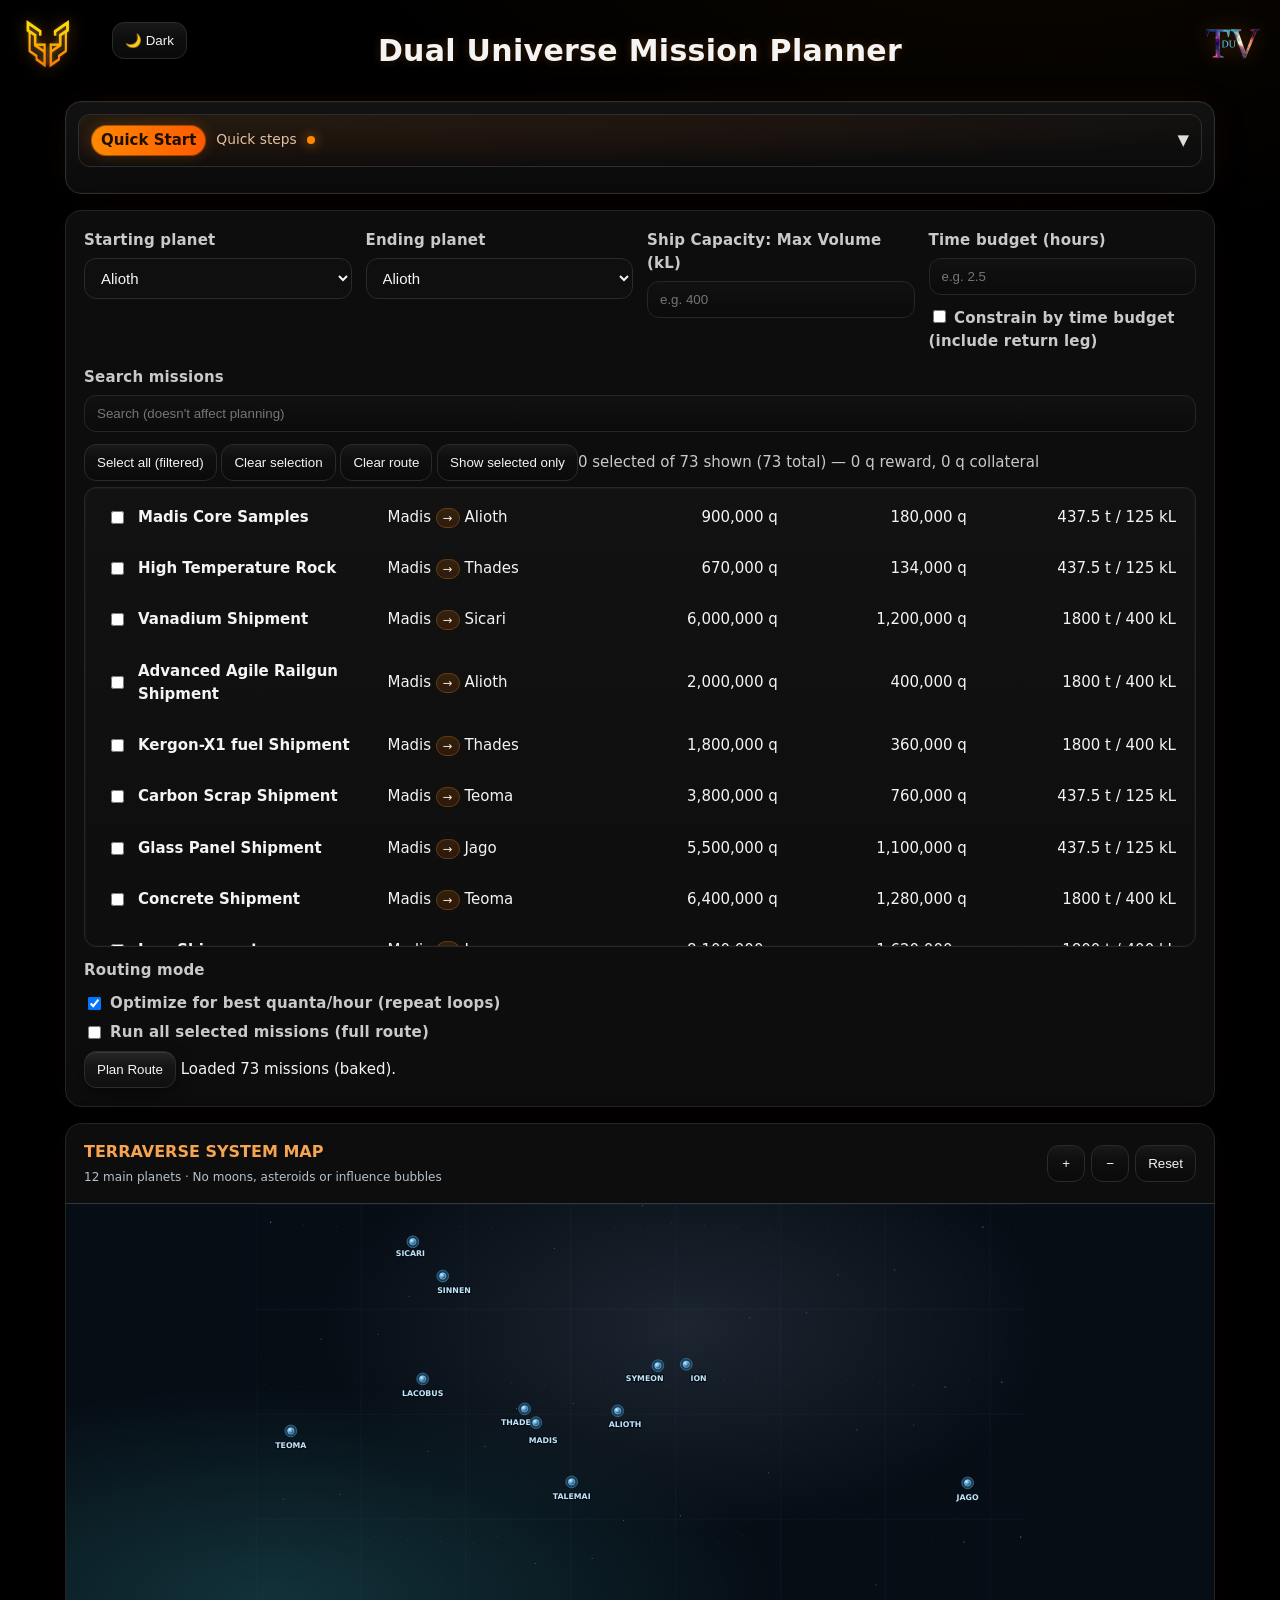
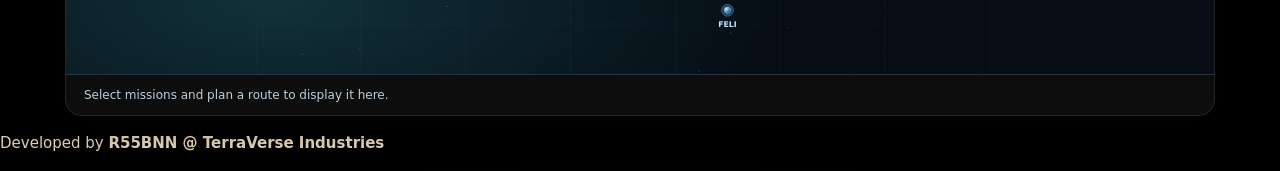
<file: index.html>
<!DOCTYPE html>
<html lang="en">
<head>
  <meta charset="utf-8" />
  <meta name="viewport" content="width=device-width, initial-scale=1" />
  <title>Dual Universe Mission Planner</title>
  <link rel="stylesheet" href="styles.css" />
  <link rel="stylesheet" href="terraverse-map.css" />
</head>
<body>
  <header>
  <div class="theme-toggle" title="Toggle light / dark">
    <button id="themeToggle" class="ghost">🌙 Dark</button>
  </div>

  <a class="logo-tl" href="https://discord.com/channels/1273901912437035033/1412603574348808365/1412603574348808365" target="_blank" rel="noopener noreferrer"><img src="assets/Terraverse.png" alt="TerraVerse Industries" class="logo-terra"/></a>

  <a class="logo-tr" href="https://www.thethirdverse.net/" target="_blank" rel="noopener noreferrer"><img src="assets/ttv.png" alt="DU TV" class="logo-ttv" /></a>


    </div>
    <h1>Dual Universe Mission Planner</h1>
  </header>

  
<section class="panel panel-help">
  <details id="helpDetails" class="help-collapse">
    <summary class="help-summary">
      <span class="pill">Quick Start</span>
      <span class="hintline">Quick steps</span>
      <span class="ping"></span>
      <span class="chev">▼</span>
    </summary>
    <div class="qk">
      <ol class="qksteps">
        <li><b>Start/End:</b> choose your starting and ending planets.</li>
        <li><b>Ship volume:</b> set <em>Ship Capacity (kL)</em>. It’s used for warnings; <u>overfilling is allowed</u>.</li>
        <li><b>Time Budget:</b> set hours then tick the box. The planner adds legs only while <em>elapsed time + a return to your end planet</em> fits the budget; otherwise it stops. The summary shows unused time.</li>
        <li><b>Select missions:</b> filter with search, then <em>tick the checkboxes</em>. Only selected missions are planned.</li>
        <li><b>Plan Route:</b> optimizer collects from your current planet and orders drops for best <em>q/hr</em>.</li>
        <li><b>Fly it:</b> each leg shows volume <em>before → after</em>; red highlight = over capacity. Use <em>Clear route</em> or <em>Export CSV</em> anytime.</li>
      </ol>
      <div class="qkmeta">Official DU distances · Speed 50,000 km/h.</div>
      <div class="sizes">Size map: Small 20 kL · Medium 35 kL · Large 125 kL · Very Large 400 kL.</div>
    </div>
</details>
</section>
<section class="panel">

    <div class="grid">
      <div class="field">
        <label for="startPlanet">Starting planet</label>
        <select id="startPlanet"></select>
      </div>

      <div class="field">
        <label for="endPlanet">Ending planet</label>
        <select id="endPlanet"></select>
      </div>

      <div class="field">
        <label for="shipCapVol">Ship Capacity: Max Volume (kL)</label>
        <input type="number" id="shipCapVol" placeholder="e.g. 400" min="0" step="0.1" />
      </div>

      <div class="field">
        <label for="timeBudget">Time budget (hours)</label>
        <input type="number" id="timeBudget" placeholder="e.g. 2.5" min="0" step="0.1" />
        <label class="row" style="gap:6px;margin-top:6px;">
          <input id="limitTime" type="checkbox" />
          Constrain by time budget (include return leg)
        </label>
      </div>
    </div>

    <div class="field">
      <label for="searchBox">Search missions</label>
      <input id="searchBox" type="text" placeholder="Search (doesn't affect planning)" />
    </div>

    <div class="field">
      <div class="row">
        <button id="selectAll" class="ghost">Select all (filtered)</button>
        <button id="clearSelection" class="ghost">Clear selection</button>
        <button id="clearRoute" class="ghost">Clear route</button>
        <span id="selCount" class="muted"></span>
      </div>
      <div id="missionList" class="list"></div>
    </div>

    <div class="actions">
      
<div class="field" id="modeToggle" style="margin:8px 0 6px 0">
  <label style="display:block; margin-bottom:4px; font-weight:600">Routing mode</label>
  <label style="display:inline-flex; align-items:center; gap:6px; margin-right:18px;">
    <input type="checkbox" id="optimizeQph" checked>
    <span>Optimize for best quanta/hour (repeat loops)</span>
  </label>
  <label style="display:inline-flex; align-items:center; gap:6px;">
    <input type="checkbox" id="runAllMissions">
    <span>Run all selected missions (full route)</span>
  </label>
</div>
<button id="planQph" class="secondary">Plan Route</button>
<button id="exportCsv" style="display:none" class="ghost">Export CSV (selected)</button>
      
      <span id="status"></span>
    </div>
  </section>

  
<section id="tv-map-panel" class="panel tv-map-panel" aria-label="TerraVerse interactive system map">
 <div class="tv-map-header"><div><h2>TERRAVERSE SYSTEM MAP</h2><p>12 main planets · No moons, asteroids or influence bubbles</p></div>
 <div class="tv-map-tools"><button id="tv-map-zoom-in" class="ghost" title="Zoom in" type="button">+</button><button id="tv-map-zoom-out" class="ghost" title="Zoom out" type="button">−</button><button id="tv-map-reset" class="ghost" title="Reset map" type="button">Reset</button></div></div>
 <div class="tv-map-frame"><svg id="tv-system-map" viewBox="0 0 1569 959" xmlns="http://www.w3.org/2000/svg" role="img" aria-label="12 planets with planned mission route"></svg></div>
 <div id="tv-map-status" role="status">Select missions and plan a route to display it here.</div>
</section>
<section id="results" class="panel hidden">
      <div class="row between">
    <h2>Route</h2>
  <button id="exportRoute" class="ghost" disabled>Export Route</button>
</div>

    <div id="route"></div>
    <div id="summary"></div>
    <div id="warning" class="warn hidden"></div>
  </section>

  <footer>
  <p>Developed by <strong>R55BNN @ TerraVerse Industries</strong></p>
</footer>

  <script src="terraverse-map.js"></script>
  <script src="app.js"></script>
  <script src="export.js"></script>
</body>
</html>
</file>
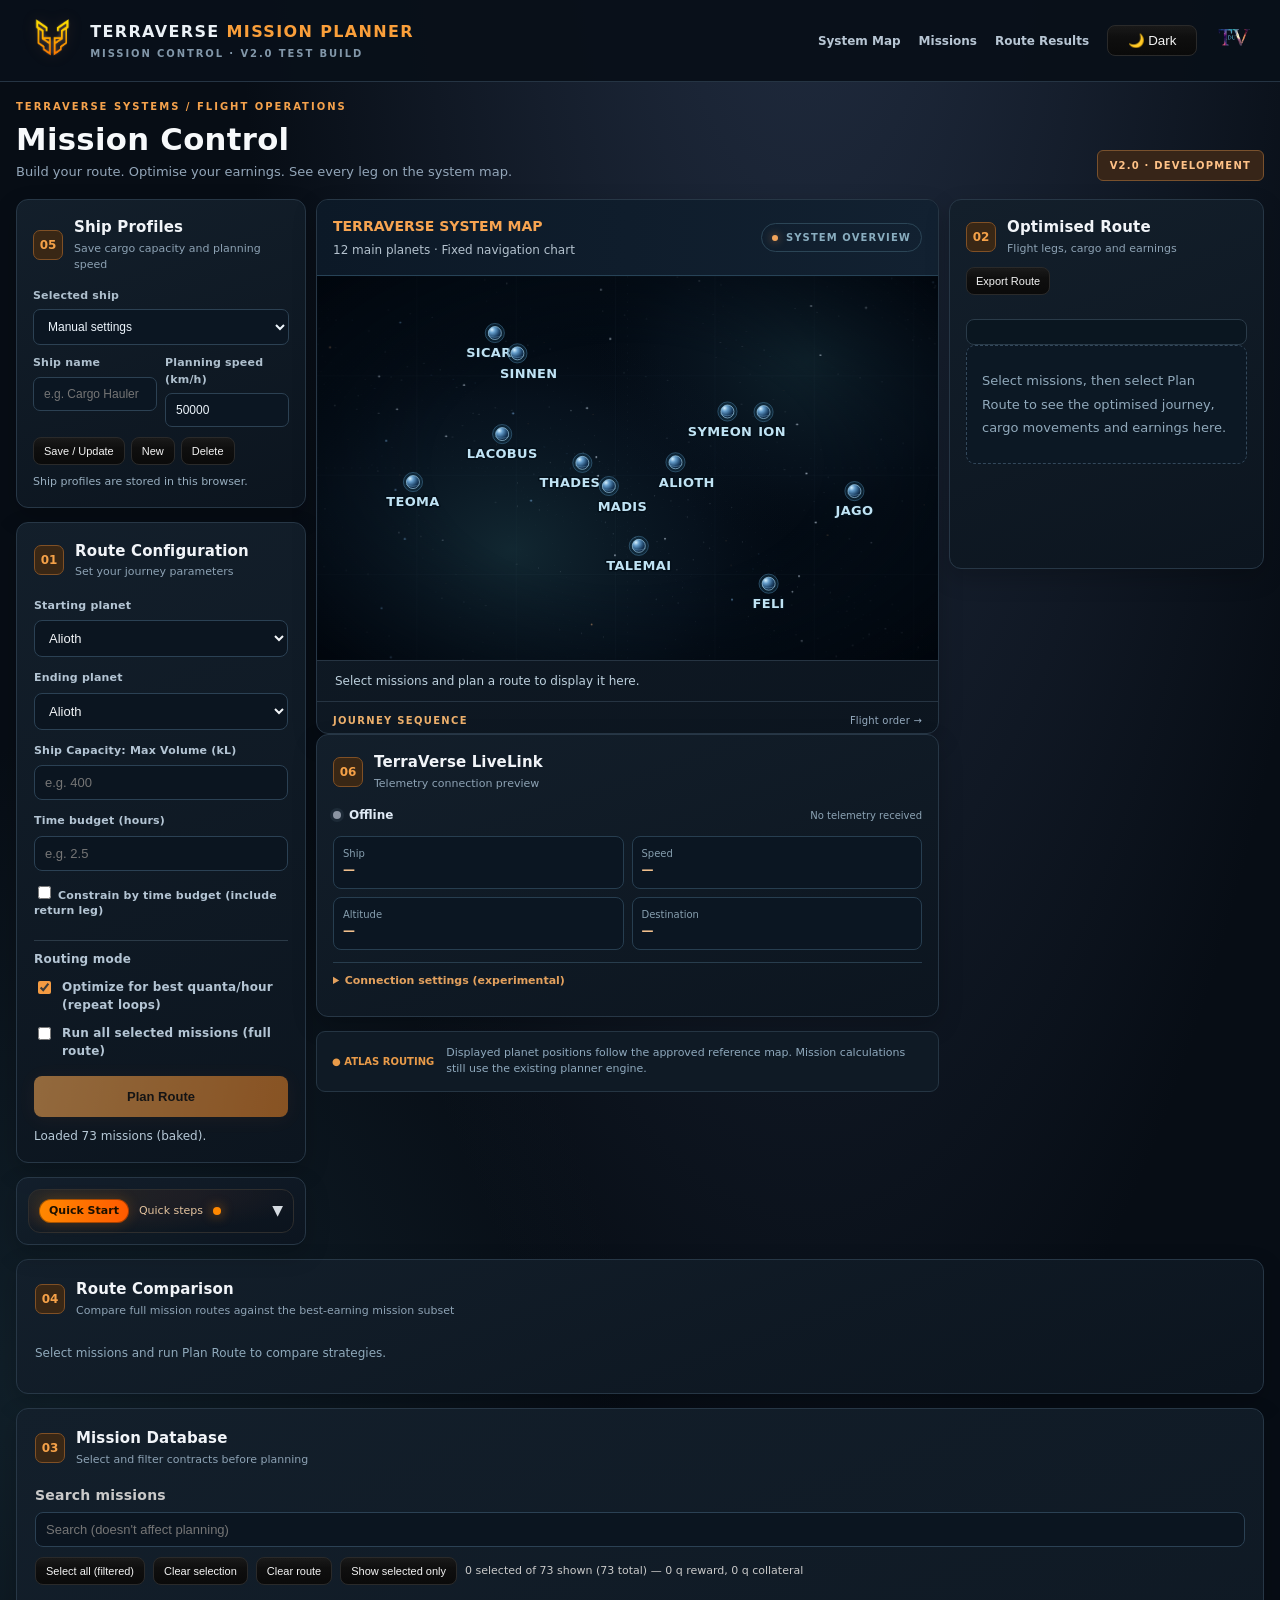
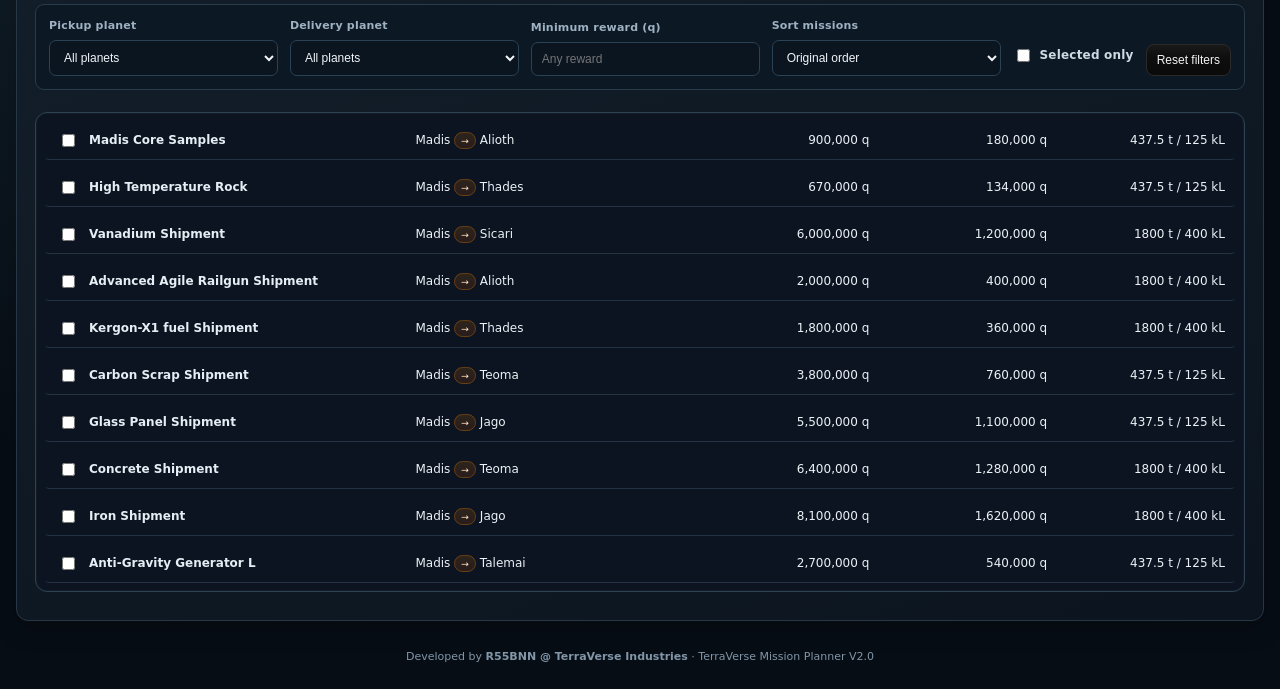
<file: v2/index.html>
<!DOCTYPE html>
<html lang="en">
<head>
<meta charset="utf-8" />
<meta name="viewport" content="width=device-width, initial-scale=1" />
<meta name="theme-color" content="#081019" />
<title>TerraVerse Mission Planner V2.0 — Development</title>
<link rel="stylesheet" href="styles.css" />
<link rel="stylesheet" href="terraverse-map.css" />
<link rel="stylesheet" href="dashboard-v2.css" />
<link rel="stylesheet" href="mission-enhancements.css" />
<link rel="stylesheet" href="ship-livelink.css" />
</head>
<body class="tv-v2">
<header class="tv-topbar">
  <div class="tv-brand">
    <a href="https://discord.com/channels/1273901912437035033/1412603574348808365/1412603574348808365" target="_blank" rel="noopener noreferrer" aria-label="TerraVerse community">
      <img src="../assets/Terraverse.png" alt="TerraVerse" class="tv-brand-logo" />
    </a>
    <div class="tv-brand-text"><span>TERRAVERSE <em>MISSION PLANNER</em></span><small>MISSION CONTROL · V2.0 TEST BUILD</small></div>
  </div>
  <div class="tv-topbar-actions">
    <a href="#tv-map-panel" class="tv-nav-link">System Map</a>
    <a href="#tv-missions" class="tv-nav-link">Missions</a>
    <a href="#results" class="tv-nav-link">Route Results</a>
    <button id="themeToggle" class="ghost" type="button" title="Toggle light or dark theme">🌙 Dark</button>
    <a class="tv-partner" href="https://www.thethirdverse.net/" target="_blank" rel="noopener noreferrer"><img src="../assets/ttv.png" alt="DU TV" /></a>
  </div>
</header>
<main class="tv-dashboard">
  <div class="tv-intro"><div><span class="tv-eyebrow">TERRAVERSE SYSTEMS / FLIGHT OPERATIONS</span><h1>Mission Control</h1><p>Build your route. Optimise your earnings. See every leg on the system map.</p></div><div class="tv-build-tag">V2.0 · DEVELOPMENT</div></div>
  <div class="tv-workspace">
    <aside class="tv-sidebar">
      <section class="panel tv-profile-panel" id="tv-ships">
<div class="tv-section-head"><span class="tv-section-num">05</span><div><h2>Ship Profiles</h2><p>Save cargo capacity and planning speed</p></div></div>
<div class="tv-field"><label for="tv-ship-select">Selected ship</label><select id="tv-ship-select" aria-label="Saved ship profile"><option value="">Manual settings</option></select></div>
<div class="tv-profile-grid">
<div class="tv-field"><label for="tv-ship-name">Ship name</label><input id="tv-ship-name" maxlength="64" placeholder="e.g. Cargo Hauler" autocomplete="off"></div>
<div class="tv-field"><label for="tv-ship-speed">Planning speed (km/h)</label><input type="number" id="tv-ship-speed" min="1" max="200000" step="100" value="50000"></div>
</div>
<div class="tv-profile-buttons"><button class="ghost" id="tv-ship-save" type="button">Save / Update</button><button class="ghost" id="tv-ship-new" type="button">New</button><button class="ghost" id="tv-ship-delete" type="button">Delete</button></div>
<div id="tv-ship-message" class="tv-profile-message" role="status">Ship profiles are stored in this browser.</div>
</section>
<section class="panel tv-control-panel" aria-label="Route configuration">
        <div class="tv-section-head"><span class="tv-section-num">01</span><div><h2>Route Configuration</h2><p>Set your journey parameters</p></div></div>
            <div class="grid">
      <div class="field">
        <label for="startPlanet">Starting planet</label>
        <select id="startPlanet"></select>
      </div>

      <div class="field">
        <label for="endPlanet">Ending planet</label>
        <select id="endPlanet"></select>
      </div>

      <div class="field">
        <label for="shipCapVol">Ship Capacity: Max Volume (kL)</label>
        <input type="number" id="shipCapVol" placeholder="e.g. 400" min="0" step="0.1" />
      </div>

      <div class="field">
        <label for="timeBudget">Time budget (hours)</label>
        <input type="number" id="timeBudget" placeholder="e.g. 2.5" min="0" step="0.1" />
        <label class="row" style="gap:6px;margin-top:6px;">
          <input id="limitTime" type="checkbox" />
          Constrain by time budget (include return leg)
        </label>
      </div>
    </div>


            <div class="actions">
      
<div class="field" id="modeToggle" style="margin:8px 0 6px 0">
  <label style="display:block; margin-bottom:4px; font-weight:600">Routing mode</label>
  <label style="display:inline-flex; align-items:center; gap:6px; margin-right:18px;">
    <input type="checkbox" id="optimizeQph" checked>
    <span>Optimize for best quanta/hour (repeat loops)</span>
  </label>
  <label style="display:inline-flex; align-items:center; gap:6px;">
    <input type="checkbox" id="runAllMissions">
    <span>Run all selected missions (full route)</span>
  </label>
</div>
<button id="planQph" class="secondary">Plan Route</button>
<button id="exportCsv" style="display:none" class="ghost">Export CSV (selected)</button>
      
      <span id="status"></span>
    </div>

      </section>
      <section class="panel panel-help tv-quick-help">
  <details id="helpDetails" class="help-collapse">
    <summary class="help-summary">
      <span class="pill">Quick Start</span>
      <span class="hintline">Quick steps</span>
      <span class="ping"></span>
      <span class="chev">▼</span>
    </summary>
    <div class="qk">
      <ol class="qksteps">
        <li><b>Start/End:</b> choose your starting and ending planets.</li>
        <li><b>Ship volume:</b> set <em>Ship Capacity (kL)</em>. It’s used for warnings; <u>overfilling is allowed</u>.</li>
        <li><b>Time Budget:</b> set hours then tick the box. The planner adds legs only while <em>elapsed time + a return to your end planet</em> fits the budget; otherwise it stops. The summary shows unused time.</li>
        <li><b>Select missions:</b> filter with search, then <em>tick the checkboxes</em>. Only selected missions are planned.</li>
        <li><b>Plan Route:</b> optimizer collects from your current planet and orders drops for best <em>q/hr</em>.</li>
        <li><b>Fly it:</b> each leg shows volume <em>before → after</em>; red highlight = over capacity. Use <em>Clear route</em> or <em>Export CSV</em> anytime.</li>
      </ol>
      <div class="qkmeta">Official DU distances · Speed 50,000 km/h.</div>
      <div class="sizes">Size map: Small 20 kL · Medium 35 kL · Large 125 kL · Very Large 400 kL.</div>
    </div>
</details>
</section>

    </aside>
    <div class="tv-map-column">
      <section id="tv-map-panel" class="panel tv-map-panel" aria-label="TerraVerse interactive system map">
 <div class="tv-map-header"><div><h2>TERRAVERSE SYSTEM MAP</h2><p>12 main planets · Fixed navigation chart</p></div>
 <span class="tv-map-live-tag"><span class="tv-map-live-dot"></span> SYSTEM OVERVIEW</span></div>
 <div class="tv-map-frame"><svg id="tv-system-map" viewBox="0 0 1100 680" xmlns="http://www.w3.org/2000/svg" role="img" aria-label="12 planets with planned mission route"></svg></div>
 <div id="tv-map-status" role="status">Select missions and plan a route to display it here.</div>
 <div class="tv-journey-header"><span>JOURNEY SEQUENCE</span><span>Flight order →</span></div>
 <div id="tv-journey-legs" class="tv-journey-legs" aria-label="Ordered journey legs" hidden></div>
</section>

      <section class="panel tv-livelink-panel" id="tv-livelink">
<div class="tv-section-head"><span class="tv-section-num">06</span><div><h2>TerraVerse LiveLink</h2><p>Telemetry connection preview</p></div></div>
<div class="tv-live-state"><span id="tv-live-indicator" class="tv-live-dot"></span><strong id="tv-live-status">Offline</strong><span id="tv-live-age">No telemetry received</span></div>
<div class="tv-live-grid">
<div><span>Ship</span><strong id="tv-live-ship">—</strong></div><div><span>Speed</span><strong id="tv-live-speed">—</strong></div>
<div><span>Altitude</span><strong id="tv-live-alt">—</strong></div><div><span>Destination</span><strong id="tv-live-dest">—</strong></div>
</div>
<details class="tv-live-settings"><summary>Connection settings (experimental)</summary>
<label for="tv-live-url">Secure WebSocket URL (wss://)</label>
<input id="tv-live-url" placeholder="wss://your-telemetry-bridge" autocomplete="off" spellcheck="false">
<div class="tv-profile-buttons"><button id="tv-live-connect" type="button" class="ghost">Connect</button><button id="tv-live-disconnect" type="button" class="ghost">Disconnect</button></div>
<p id="tv-live-note">Requires a compatible LiveLink bridge that sends JSON over a secure WebSocket. This is not connected to the existing local companion yet.</p>
</details>
</section>
      <div class="tv-map-note"><span>● ATLAS ROUTING</span><p>Displayed planet positions follow the approved reference map. Mission calculations still use the existing planner engine.</p></div>
    </div>
    <aside class="tv-results-column">
      <section id="results" class="panel hidden tv-results-panel">
      <div class="row between">
    <div class="tv-section-head"><span class="tv-section-num">02</span><div><h2>Optimised Route</h2><p>Flight legs, cargo and earnings</p></div></div>
  <button id="exportRoute" class="ghost" disabled>Export Route</button>
</div>

    <div id="route"></div>
    <div id="summary"></div>
    <div id="warning" class="warn hidden"></div>
  </section>


    </aside>
  </div>
<section id="tv-comparison" class="panel tv-comparison-panel" aria-labelledby="tv-comparison-title">
  <div class="tv-section-head"><span class="tv-section-num">04</span><div><h2 id="tv-comparison-title">Route Comparison</h2><p>Compare full mission routes against the best-earning mission subset</p></div></div>
  <p id="tv-compare-empty" class="tv-compare-placeholder">Select missions and run Plan Route to compare strategies.</p>
  <div id="tv-compare-options" class="tv-comparison-grid" hidden></div>
  <p id="tv-compare-note" class="tv-compare-note" hidden>Reward, flight time and distance include the return leg where applicable. Figures use the existing planner's travel assumptions.</p>
</section>
  <section id="tv-missions" class="panel tv-missions-panel" aria-label="Mission database">
    <div class="tv-section-head"><span class="tv-section-num">03</span><div><h2>Mission Database</h2><p>Select and filter contracts before planning</p></div></div>
        <div class="field">
      <label for="searchBox">Search missions</label>
      <input id="searchBox" type="text" placeholder="Search (doesn't affect planning)" />
    </div>

    <div class="field">
      <div class="row">
        <button id="selectAll" class="ghost">Select all (filtered)</button>
        <button id="clearSelection" class="ghost">Clear selection</button>
        <button id="clearRoute" class="ghost">Clear route</button>
        <span id="selCount" class="muted"></span>
      </div>
      <div class="tv-filter-bar" aria-label="Advanced mission filters">
  <div class="tv-filter-field"><label for="tv-filter-from">Pickup planet</label><select id="tv-filter-from"><option value="">All planets</option></select></div>
  <div class="tv-filter-field"><label for="tv-filter-to">Delivery planet</label><select id="tv-filter-to"><option value="">All planets</option></select></div>
  <div class="tv-filter-field"><label for="tv-filter-min">Minimum reward (q)</label><input id="tv-filter-min" type="number" min="0" step="100000" placeholder="Any reward"></div>
  <div class="tv-filter-field"><label for="tv-filter-sort">Sort missions</label><select id="tv-filter-sort"><option value="default">Original order</option><option value="rewardDesc">Reward: highest first</option><option value="rewardAsc">Reward: lowest first</option><option value="volumeAsc">Cargo volume: smallest first</option><option value="name">Mission name: A–Z</option></select></div>
  <label class="tv-filter-check"><input type="checkbox" id="tv-filter-selected"> Selected only</label>
  <button type="button" class="ghost" id="tv-filter-reset">Reset filters</button>
</div>
<div id="missionList" class="list"></div>
    </div>


  </section>
</main>
<footer><p>Developed by <strong>R55BNN @ TerraVerse Industries</strong> · TerraVerse Mission Planner V2.0</p></footer>
<script src="terraverse-map.js"></script>
<script src="app.js"></script>
<script src="export.js"></script>
<script src="mission-enhancements.js"></script>
<script src="ship-livelink.js"></script>
</body>
</html>
</file>
<file: styles.css>
/* --- Black + Orange Theme (glossy) --- */
:root{
  --bg:#000000;
  --bg2:#000000;
  --panel:rgba(17,17,17,.82);
  --ink:#f4f4f4;
  --muted:#c9c9c9;
  --line:#242424;
  --accent:#ff8800;   /* bright orange */
  --accent2:#ff5a00;  /* deep orange */
  --accent3:#ffc04d;  /* golden highlight */
  --warn:#ff4d00;
  --radius:16px;
}

*{ box-sizing:border-box }
body{
  margin:0;
  font:15px/1.55 ui-sans-serif,system-ui,-apple-system,Segoe UI,Roboto,Ubuntu,Cantarell,Arial;
  color:var(--ink);
  background:
    radial-gradient(1200px 700px at 80% -10%, rgba(60,36,0,.25), transparent 60%),
    radial-gradient(900px 600px at 15% -20%, rgba(40,24,0,.18), transparent 55%),
    radial-gradient(1200px 800px at 50% 120%, rgba(70,30,0,.18), transparent 50%),
    linear-gradient(180deg, var(--bg), var(--bg2));
}

header{ position:relative; padding:28px 24px 10px; text-align:center; }
h1{ margin:0; font-weight:900; letter-spacing:.3px; text-shadow:0 0 10px rgba(255,136,0,.22); }
h1 .tag{
  font-size:.56em; font-weight:800; letter-spacing:.3px;
  background: linear-gradient(90deg, var(--accent), var(--accent2));
  color:#1b1000; padding:4px 10px; border-radius:999px; margin-left:10px;
  box-shadow:0 0 14px rgba(255,136,0,.35), inset 0 0 0 1px rgba(0,0,0,.35);
}
.sub{ color:var(--muted) }

.panel{
  background:var(--panel);
  border:1px solid var(--line);
  border-radius:var(--radius);
  padding:18px;
  margin:16px auto;
  max-width:1150px;
  backdrop-filter:saturate(110%) blur(8px);
  box-shadow:0 8px 28px rgba(0,0,0,.45), 0 0 40px rgba(255,136,0,.04);
}

.grid{ display:grid; grid-template-columns: repeat(auto-fit,minmax(220px,1fr)); gap:14px; }
.field{ display:flex; flex-direction:column; gap:6px; margin-bottom:12px; }
label{ font-weight:700; color:var(--muted); letter-spacing:.2px; }

select,input,button{
  background:linear-gradient(180deg,#111,#0b0b0b);
  color:var(--ink);
  border:1px solid #262626;
  border-radius:12px;
  padding:10px 12px;
  transition: box-shadow .18s ease, border-color .18s ease, transform .05s ease, background .18s ease;
}
select:focus,input:focus,button:focus{
  outline:none;
  box-shadow:0 0 0 2px rgba(255,136,0,.28), 0 0 18px rgba(255,136,0,.18);
  border-color:var(--accent);
}

/* Buttons */
button{ cursor:pointer; border:1px solid transparent; }
button.secondary{
  background:
    linear-gradient(180deg, rgba(255,255,255,.06), rgba(255,255,255,0) 38%),
    linear-gradient(180deg, #1a1a1a, #0f0f0f);
  border-color:#2b2b2b;
  box-shadow:inset 0 1px 0 rgba(255,255,255,.08), 0 6px 16px rgba(0,0,0,.45);
}
button.secondary:hover{
  box-shadow:inset 0 1px 0 rgba(255,255,255,.12), 0 0 16px rgba(255,136,0,.25);
  transform: translateY(-1px);
  border-color:#3a2a10;
}
button.ghost{
  background:
    linear-gradient(180deg, rgba(255,255,255,.03), rgba(255,255,255,0) 38%),
    linear-gradient(180deg, #121212, #0a0a0a);
  border-color:#2a2a2a;
}
button.ghost:hover{
  border-color:var(--accent);
  box-shadow:0 0 12px rgba(255,136,0,.26);
}

/* Text helpers */
.hint{ font-size:.85em; color:var(--muted) }
.muted{ color:var(--muted) }
.hidden{ display:none }

/* Route / legs */
#route{ display:grid; gap:10px; margin-top:8px }
.leg{
  background:linear-gradient(180deg, rgba(20,20,20,.95), rgba(12,12,12,.95));
  border:1px solid #262626;
  border-radius:14px;
  padding:12px;
  display:grid;
  grid-template-columns: 120px 1fr 260px;
  gap:14px; align-items:center;
  box-shadow: 0 2px 12px rgba(0,0,0,.35), inset 0 0 0 1px rgba(255,255,255,.03);
  transition: box-shadow .2s ease, border-color .2s ease, transform .06s ease;
}
.leg:hover{
  border-color:#3a2a10;
  box-shadow:0 0 28px rgba(255,136,0,.12);
  transform: translateY(-1px);
}

.badge{
  background: radial-gradient(120% 140% at 20% 20%, rgba(255,136,0,.16), rgba(255,90,0,.14) 60%, rgba(0,0,0,.1));
  color:#ffe8cc;
  border:1px solid rgba(255,136,0,.35);
  padding:6px 10px;
  border-radius:999px;
  font-weight:800; text-shadow:0 0 8px rgba(255,136,0,.22);
  box-shadow: inset 0 0 0 1px rgba(255,90,0,.16), 0 0 14px rgba(255,136,0,.10);
  text-align:center;
}

.meta{ color:#ffd8a6; font-size:.9em }
.cargo{ color:#ffc678; font-size:.86em; text-shadow:0 0 8px rgba(255,192,77,.18); }

/* Over-capacity highlighting */
.leg.overcap{
  border-color:#7a2e00;
  box-shadow: 0 0 22px rgba(255,77,0,.25), inset 0 0 0 1px rgba(255,77,0,.22);
}
.warn{
  margin-top:10px; padding:10px 12px;
  border:1px solid rgba(255,77,0,.5);
  background:linear-gradient(180deg, rgba(32,10,0,.75), rgba(24,6,0,.86));
  color:#ffd9bf; border-radius:12px;
  box-shadow:0 0 18px rgba(255,77,0,.18), inset 0 0 22px rgba(255,77,0,.06);
}

/* Missions list */
.list{
  display:grid; gap:8px; max-height:460px; overflow:auto;
  border:1px solid #262626; border-radius:12px; padding:8px;
  background:linear-gradient(180deg, rgba(18,18,18,.95), rgba(14,14,14,.92));
  box-shadow: inset 0 0 0 1px rgba(255,255,255,.03);
}
.rowItem{
  display:grid; grid-template-columns: 26px 1.2fr 1fr 0.9fr 0.9fr 1fr;
  gap:8px; align-items:center; padding:9px 10px;
  border:1px solid transparent; border-radius:10px;
  transition:border-color .18s ease, background .18s ease, transform .06s ease;
}
.rowItem:hover{
  border-color:#3a2a10;
  background:rgba(26,20,10,.45);
  transform: translateY(-1px);
}
.name{ font-weight:700 }
.badgeMini{
  font-size:.78em;
  background:linear-gradient(180deg, rgba(255,136,0,.14), rgba(255,90,0,.12));
  color:#ffe3c2; border:1px solid rgba(255,136,0,.28);
  padding:2px 6px; border-radius:999px;
}
.right{ text-align:right }

/* Footer */
footer p{ color:#e0cfb4 }

/* --- Quick Start / Help panel --- */
.panel-help{
  background: linear-gradient(180deg, rgba(20,20,20,.9), rgba(12,12,12,.92));
  border:1px solid #2e2e2e;
  box-shadow: 0 8px 28px rgba(0,0,0,.38), inset 0 0 0 1px rgba(255,255,255,.02), 0 0 36px rgba(255,136,0,.06);
}
.help-collapse{ display:block; }
.help-summary{
  list-style:none;
  display:flex; align-items:center; gap:10px;
  cursor:pointer;
  padding:10px 12px; margin:-6px -6px 8px -6px;
  border-radius:12px;
  border:1px solid #2e2e2e;
  background: radial-gradient(100% 100% at 10% 10%, rgba(255,136,0,.08), rgba(255,90,0,.06) 50%, rgba(0,0,0,.08));
  user-select:none;
}
.help-summary::-webkit-details-marker{ display:none }
.help-collapse[open] .help-summary{
  border-color:#4a3a1a;
  box-shadow:0 0 22px rgba(255,136,0,.10) inset;
}
.help-summary .pill{
  font-weight:800;
  background: linear-gradient(90deg, var(--accent) 0%, var(--accent2) 100%);
  color:#1b1000; padding:4px 10px; border-radius:999px;
  box-shadow:0 0 14px rgba(255,136,0,.22), inset 0 0 0 1px rgba(0,0,0,.35);
}
.help-summary .hintline{ color:#e3c39e; font-size:.92em }
.help-summary .chev{ margin-left:auto; transition: transform .18s ease; opacity:.9 }
.help-collapse[open] .help-summary .chev{ transform: rotate(180deg); }

@keyframes helpPing {
  0% { opacity:.25; transform: scale(1); }
  50% { opacity:.6; transform: scale(1.25); }
  100% { opacity:.25; transform: scale(1); }
}
.help-summary .ping{
  width:8px; height:8px; border-radius:999px;
  background: var(--accent); box-shadow: 0 0 12px rgba(255,136,0,.7);
  animation: helpPing 1.6s infinite ease-in-out;
}

.qk{ padding:4px 2px 6px; }
.qksteps{
  margin: 6px 0 8px 1.2rem;
  padding:0;
  color:#ffe8cc;
}
.qksteps li{ margin:6px 0; }
.qksteps b{ color:#fff0e0; }
.qksteps em{ color:#ffe0b8; font-style:normal; }
.qksteps u{ text-underline-offset:2px }
.qkmeta{ color:#e3c39e; font-size:.92em; margin-top:4px; }
.sizes{ margin-top:8px; color:#e3c39e; font-size:.92em }

/* Brand header logo */


@media (min-width:900px){  }

/* Boosted logo visibility */


@media (min-width:900px){
  
}

/* Tight badge around the logo */


@media (min-width:900px){
  
}

/* Logo without pill/badge */
.brand{
  display:flex;
  justify-content:center;
  align-items:center;
  margin:10px auto 12px;
  padding:0;
  background:none;
  border:none;
  border-radius:0;
  box-shadow:none;
}

@media (min-width:900px){
  
}
.brand .logo:hover{
  filter:
    drop-shadow(0 0 2px rgba(0,0,0,.95))
    drop-shadow(0 0 32px rgba(255,136,0,.95))
    drop-shadow(0 0 10px rgba(255,160,64,.65));
}

/* Crisper high-contrast logo, no pill */
.brand .logo{
  height:68px; max-height:68px; width:auto;
  image-rendering: -webkit-optimize-contrast;
  image-rendering: optimizeQuality;
  -ms-interpolation-mode: bicubic;
  backface-visibility: hidden;
  transform: translateZ(0);
  /* tighter glow for sharper edge */
  filter:
    drop-shadow(0 0 1px rgba(0,0,0,.85))
    drop-shadow(0 0 12px rgba(255,136,0,.55))
    drop-shadow(0 0 4px rgba(255,160,64,.40));
}
@media (min-width:900px){
  .brand .logo{ height:76px; max-height:76px; }
}

/* Top-right DU TV logo */
.logo-tr{
  position:absolute;
  top:12px;
  right:16px;
  pointer-events:auto;
}
.logo-ttv{
  height:56px;
  width:auto;
  image-rendering: -webkit-optimize-contrast;
  image-rendering: optimizeQuality;
  filter: drop-shadow(0 0 10px rgba(255,136,0,.28));
}
@media (min-width:900px){
  .logo-ttv{ height:64px; }
}

/* Top-left TerraVerse mark */
.logo-tl{
  position:absolute;
  top:12px;
  left:16px;
  pointer-events:auto;
}
.logo-terra{
  height:56px;
  width:auto;
  image-rendering: -webkit-optimize-contrast;
  image-rendering: optimizeQuality;
  filter: drop-shadow(0 0 8px rgba(255,136,0,.35));
}
@media (min-width:900px){
  .logo-terra{ height:64px; }
}

.logo-tl:hover .logo-terra{
  filter: drop-shadow(0 0 12px rgba(255,136,0,.55));
  transform: translateY(-1px);
  transition: filter .15s ease, transform .05s ease;
}

.logo-tr:hover .logo-ttv{
  filter: drop-shadow(0 0 14px rgba(255,136,0,.55));
  transform: translateY(-1px);
  transition: filter .15s ease, transform .05s ease;
}


/* ========== LIGHT THEME (toggle via body.theme-light) ========== */
body.theme-light{
  --bg:#fafafa;
  --bg2:#ffffff;
  --panel:#ffffff;
  --ink:#1a1a1a;
  --muted:#6b7280;
  --line:#e5e7eb;
  --accent:#ff8800;
  --accent2:#ff7a00;
  --warn:#d9480f;
}

body.theme-light{
  background:
    radial-gradient(1200px 700px at 80% -10%, rgba(255,122,0,.06), transparent 65%),
    linear-gradient(180deg, var(--bg), var(--bg2));
  color:var(--ink);
}
body.theme-light .panel{
  background:var(--panel);
  border:1px solid var(--line);
  box-shadow:0 6px 20px rgba(0,0,0,.06);
}
body.theme-light select, 
body.theme-light input, 
body.theme-light button{
  background:#ffffff;
  color:var(--ink);
  border:1px solid var(--line);
}
body.theme-light select:focus,
body.theme-light input:focus,
body.theme-light button:focus{
  outline:none;
  border-color:#ffd2b0;
  box-shadow:0 0 0 3px rgba(255,136,0,.20);
}
body.theme-light button.secondary{
  background:#fff; border-color:#d1d5db;
}
body.theme-light button.secondary:hover{
  border-color:#ffb27a;
  box-shadow:0 0 0 2px rgba(255,136,0,.18);
}
body.theme-light button.ghost{
  background:transparent; border-color:#d1d5db;
}
body.theme-light button.ghost:hover{
  border-color:#ffb27a;
}

/* Route cards */
body.theme-light .leg{
  background:#fff;
  border:1px solid var(--line);
  box-shadow:0 4px 14px rgba(0,0,0,.05);
}
body.theme-light .badge{
  background:#fff4e8;
  color:#8a3c00;
  border:1px solid #ffd8b3;
}
body.theme-light .meta{ color:#4b5563 }
body.theme-light .cargo{ color:#334155 }
body.theme-light .leg.overcap{
  border-color:#ff9a6b;
  box-shadow:0 0 0 1px rgba(255,122,0,.25) inset;
}
body.theme-light .warn{
  border:1px solid #ffb27a;
  background:#fff5ec;
  color:#7a3410;
}

/* Missions list */
body.theme-light .list{
  background:#fff;
  border:1px solid var(--line);
  box-shadow: inset 0 1px 0 rgba(0,0,0,.02);
}
body.theme-light .rowItem:hover{
  border-color:#ffd2b0;
  background:#fff9f3;
}

/* Logos on light background */
body.theme-light .logo-terra, 
body.theme-light .logo-ttv{
  filter: drop-shadow(0 1px 2px rgba(0,0,0,.12));
}

/* Theme toggle positioning */


/* Theme toggle next to TerraVerse logo (top-left) */
.theme-toggle{
  position:absolute;
  top:20px;
  left:96px; /* ~ right of 56-64px logo + padding */
  z-index:10;
}
@media (min-width:900px){
  .theme-toggle{ left:112px; top:22px; }
}

/* Dropdown readability */
select{
  background:#0f0f0f;
  color:#f5f5f5;
  border:1px solid #2a2a2a;
  font-size:15px;
}
select:focus{
  border-color:#ff8800;
  box-shadow:0 0 0 2px rgba(255,136,0,.22);
}
/* Options (browser support varies, but helps on many) */
select option{
  background:#111111;
  color:#f5f5f5;
}
select option:disabled{ color:#8b8b8b; }
select option:checked{ background:#2a2a2a; color:#ffffff; }

/* Light theme overrides */
body.theme-light select{
  background:#ffffff;
  color:#1a1a1a;
  border-color:#e5e7eb;
}
body.theme-light select:focus{
  border-color:#ffb27a;
  box-shadow:0 0 0 3px rgba(255,136,0,.20);
}
body.theme-light select option{
  background:#ffffff;
  color:#1a1a1a;
}
body.theme-light select option:checked{ background:#ffe9db; color:#111; }


/* === Light theme: improve Quick Start readability === */
body.theme-light .panel-help{
  background:#ffffff;
  border:1px solid #e5e7eb;
  color:#1f2937;
  box-shadow:0 6px 20px rgba(0,0,0,.06);
}
body.theme-light .help-summary{
  color:#111827;
  background:#ffffff;
  border:1px solid #e5e7eb;
}
body.theme-light .help-summary .hintline{ color:#374151; }
body.theme-light .help-summary .pill{
  color:#1b1000;
  background:linear-gradient(90deg, var(--accent), var(--accent2));
}
body.theme-light .qksteps{ color:#1f2937; }
body.theme-light .qksteps b{ color:#111827; }
body.theme-light .qksteps em{ color:#334155; font-style:normal; }
body.theme-light .qkmeta, 
body.theme-light .sizes{ color:#374151; }
body.theme-light .panel-help a{ color:#b45309; text-decoration-thickness: 1.5px; }
</file>
<file: terraverse-map.css>
/* TerraVerse V2.0 planetary system map: supplementary to existing planner UI */
.tv-map-panel{max-width:1150px;margin:16px auto;overflow:hidden;padding:0}
.tv-map-header{display:flex;justify-content:space-between;align-items:center;gap:12px;padding:16px 18px;border-bottom:1px solid #2d3843}
.tv-map-header h2{margin:0;color:#f7a451;font-size:16px}
.tv-map-header p{font-size:12px;color:#b4c2ce;margin:4px 0 0}
.tv-map-tools{display:flex;gap:6px}.tv-map-tools button{width:auto;min-width:38px}
.tv-map-frame{height:470px;background:radial-gradient(ellipse at 18% 84%,#12323a 0,transparent 38%),radial-gradient(ellipse at 54% 26%,#1c2530 0,transparent 42%),#060d15;overflow:hidden}
#tv-system-map{width:100%;height:100%;display:block;touch-action:none;cursor:grab}
#tv-system-map:active{cursor:grabbing}
.tv-marker-halo{fill:#153e5c;stroke:#4c8eb8;stroke-width:1.2}
.tv-body{cursor:pointer;outline:0}
.tv-body text{fill:#c4e5f6;font-size:16px;font-weight:700;paint-order:stroke;stroke:#06101a;stroke-width:5px;stroke-linejoin:round}
.tv-body:hover .tv-marker-halo,.tv-body:focus .tv-marker-halo,.tv-body.on-route .tv-marker-halo{fill:#e99a45;stroke:#ffcb84}
.tv-body.on-route text{fill:#ffc58e}
.tv-travel{stroke:#f59b45;stroke-width:3.2;stroke-dasharray:10 7;stroke-linecap:round;filter:drop-shadow(0 0 4px #b3581d);pointer-events:none}
#tv-map-status{padding:11px 18px;font-size:12px;color:#bdd0dd;border-top:1px solid #263442}
@media(max-width:700px){.tv-map-frame{height:350px}.tv-map-header{align-items:flex-start}.tv-map-header h2{font-size:13px}.tv-map-tools{flex-shrink:0}}
</file>
<file: v2/styles.css>
/* --- Black + Orange Theme (glossy) --- */
:root{
  --bg:#000000;
  --bg2:#000000;
  --panel:rgba(17,17,17,.82);
  --ink:#f4f4f4;
  --muted:#c9c9c9;
  --line:#242424;
  --accent:#ff8800;   /* bright orange */
  --accent2:#ff5a00;  /* deep orange */
  --accent3:#ffc04d;  /* golden highlight */
  --warn:#ff4d00;
  --radius:16px;
}

*{ box-sizing:border-box }
body{
  margin:0;
  font:15px/1.55 ui-sans-serif,system-ui,-apple-system,Segoe UI,Roboto,Ubuntu,Cantarell,Arial;
  color:var(--ink);
  background:
    radial-gradient(1200px 700px at 80% -10%, rgba(60,36,0,.25), transparent 60%),
    radial-gradient(900px 600px at 15% -20%, rgba(40,24,0,.18), transparent 55%),
    radial-gradient(1200px 800px at 50% 120%, rgba(70,30,0,.18), transparent 50%),
    linear-gradient(180deg, var(--bg), var(--bg2));
}

header{ position:relative; padding:28px 24px 10px; text-align:center; }
h1{ margin:0; font-weight:900; letter-spacing:.3px; text-shadow:0 0 10px rgba(255,136,0,.22); }
h1 .tag{
  font-size:.56em; font-weight:800; letter-spacing:.3px;
  background: linear-gradient(90deg, var(--accent), var(--accent2));
  color:#1b1000; padding:4px 10px; border-radius:999px; margin-left:10px;
  box-shadow:0 0 14px rgba(255,136,0,.35), inset 0 0 0 1px rgba(0,0,0,.35);
}
.sub{ color:var(--muted) }

.panel{
  background:var(--panel);
  border:1px solid var(--line);
  border-radius:var(--radius);
  padding:18px;
  margin:16px auto;
  max-width:1150px;
  backdrop-filter:saturate(110%) blur(8px);
  box-shadow:0 8px 28px rgba(0,0,0,.45), 0 0 40px rgba(255,136,0,.04);
}

.grid{ display:grid; grid-template-columns: repeat(auto-fit,minmax(220px,1fr)); gap:14px; }
.field{ display:flex; flex-direction:column; gap:6px; margin-bottom:12px; }
label{ font-weight:700; color:var(--muted); letter-spacing:.2px; }

select,input,button{
  background:linear-gradient(180deg,#111,#0b0b0b);
  color:var(--ink);
  border:1px solid #262626;
  border-radius:12px;
  padding:10px 12px;
  transition: box-shadow .18s ease, border-color .18s ease, transform .05s ease, background .18s ease;
}
select:focus,input:focus,button:focus{
  outline:none;
  box-shadow:0 0 0 2px rgba(255,136,0,.28), 0 0 18px rgba(255,136,0,.18);
  border-color:var(--accent);
}

/* Buttons */
button{ cursor:pointer; border:1px solid transparent; }
button.secondary{
  background:
    linear-gradient(180deg, rgba(255,255,255,.06), rgba(255,255,255,0) 38%),
    linear-gradient(180deg, #1a1a1a, #0f0f0f);
  border-color:#2b2b2b;
  box-shadow:inset 0 1px 0 rgba(255,255,255,.08), 0 6px 16px rgba(0,0,0,.45);
}
button.secondary:hover{
  box-shadow:inset 0 1px 0 rgba(255,255,255,.12), 0 0 16px rgba(255,136,0,.25);
  transform: translateY(-1px);
  border-color:#3a2a10;
}
button.ghost{
  background:
    linear-gradient(180deg, rgba(255,255,255,.03), rgba(255,255,255,0) 38%),
    linear-gradient(180deg, #121212, #0a0a0a);
  border-color:#2a2a2a;
}
button.ghost:hover{
  border-color:var(--accent);
  box-shadow:0 0 12px rgba(255,136,0,.26);
}

/* Text helpers */
.hint{ font-size:.85em; color:var(--muted) }
.muted{ color:var(--muted) }
.hidden{ display:none }

/* Route / legs */
#route{ display:grid; gap:10px; margin-top:8px }
.leg{
  background:linear-gradient(180deg, rgba(20,20,20,.95), rgba(12,12,12,.95));
  border:1px solid #262626;
  border-radius:14px;
  padding:12px;
  display:grid;
  grid-template-columns: 120px 1fr 260px;
  gap:14px; align-items:center;
  box-shadow: 0 2px 12px rgba(0,0,0,.35), inset 0 0 0 1px rgba(255,255,255,.03);
  transition: box-shadow .2s ease, border-color .2s ease, transform .06s ease;
}
.leg:hover{
  border-color:#3a2a10;
  box-shadow:0 0 28px rgba(255,136,0,.12);
  transform: translateY(-1px);
}

.badge{
  background: radial-gradient(120% 140% at 20% 20%, rgba(255,136,0,.16), rgba(255,90,0,.14) 60%, rgba(0,0,0,.1));
  color:#ffe8cc;
  border:1px solid rgba(255,136,0,.35);
  padding:6px 10px;
  border-radius:999px;
  font-weight:800; text-shadow:0 0 8px rgba(255,136,0,.22);
  box-shadow: inset 0 0 0 1px rgba(255,90,0,.16), 0 0 14px rgba(255,136,0,.10);
  text-align:center;
}

.meta{ color:#ffd8a6; font-size:.9em }
.cargo{ color:#ffc678; font-size:.86em; text-shadow:0 0 8px rgba(255,192,77,.18); }

/* Over-capacity highlighting */
.leg.overcap{
  border-color:#7a2e00;
  box-shadow: 0 0 22px rgba(255,77,0,.25), inset 0 0 0 1px rgba(255,77,0,.22);
}
.warn{
  margin-top:10px; padding:10px 12px;
  border:1px solid rgba(255,77,0,.5);
  background:linear-gradient(180deg, rgba(32,10,0,.75), rgba(24,6,0,.86));
  color:#ffd9bf; border-radius:12px;
  box-shadow:0 0 18px rgba(255,77,0,.18), inset 0 0 22px rgba(255,77,0,.06);
}

/* Missions list */
.list{
  display:grid; gap:8px; max-height:460px; overflow:auto;
  border:1px solid #262626; border-radius:12px; padding:8px;
  background:linear-gradient(180deg, rgba(18,18,18,.95), rgba(14,14,14,.92));
  box-shadow: inset 0 0 0 1px rgba(255,255,255,.03);
}
.rowItem{
  display:grid; grid-template-columns: 26px 1.2fr 1fr 0.9fr 0.9fr 1fr;
  gap:8px; align-items:center; padding:9px 10px;
  border:1px solid transparent; border-radius:10px;
  transition:border-color .18s ease, background .18s ease, transform .06s ease;
}
.rowItem:hover{
  border-color:#3a2a10;
  background:rgba(26,20,10,.45);
  transform: translateY(-1px);
}
.name{ font-weight:700 }
.badgeMini{
  font-size:.78em;
  background:linear-gradient(180deg, rgba(255,136,0,.14), rgba(255,90,0,.12));
  color:#ffe3c2; border:1px solid rgba(255,136,0,.28);
  padding:2px 6px; border-radius:999px;
}
.right{ text-align:right }

/* Footer */
footer p{ color:#e0cfb4 }

/* --- Quick Start / Help panel --- */
.panel-help{
  background: linear-gradient(180deg, rgba(20,20,20,.9), rgba(12,12,12,.92));
  border:1px solid #2e2e2e;
  box-shadow: 0 8px 28px rgba(0,0,0,.38), inset 0 0 0 1px rgba(255,255,255,.02), 0 0 36px rgba(255,136,0,.06);
}
.help-collapse{ display:block; }
.help-summary{
  list-style:none;
  display:flex; align-items:center; gap:10px;
  cursor:pointer;
  padding:10px 12px; margin:-6px -6px 8px -6px;
  border-radius:12px;
  border:1px solid #2e2e2e;
  background: radial-gradient(100% 100% at 10% 10%, rgba(255,136,0,.08), rgba(255,90,0,.06) 50%, rgba(0,0,0,.08));
  user-select:none;
}
.help-summary::-webkit-details-marker{ display:none }
.help-collapse[open] .help-summary{
  border-color:#4a3a1a;
  box-shadow:0 0 22px rgba(255,136,0,.10) inset;
}
.help-summary .pill{
  font-weight:800;
  background: linear-gradient(90deg, var(--accent) 0%, var(--accent2) 100%);
  color:#1b1000; padding:4px 10px; border-radius:999px;
  box-shadow:0 0 14px rgba(255,136,0,.22), inset 0 0 0 1px rgba(0,0,0,.35);
}
.help-summary .hintline{ color:#e3c39e; font-size:.92em }
.help-summary .chev{ margin-left:auto; transition: transform .18s ease; opacity:.9 }
.help-collapse[open] .help-summary .chev{ transform: rotate(180deg); }

@keyframes helpPing {
  0% { opacity:.25; transform: scale(1); }
  50% { opacity:.6; transform: scale(1.25); }
  100% { opacity:.25; transform: scale(1); }
}
.help-summary .ping{
  width:8px; height:8px; border-radius:999px;
  background: var(--accent); box-shadow: 0 0 12px rgba(255,136,0,.7);
  animation: helpPing 1.6s infinite ease-in-out;
}

.qk{ padding:4px 2px 6px; }
.qksteps{
  margin: 6px 0 8px 1.2rem;
  padding:0;
  color:#ffe8cc;
}
.qksteps li{ margin:6px 0; }
.qksteps b{ color:#fff0e0; }
.qksteps em{ color:#ffe0b8; font-style:normal; }
.qksteps u{ text-underline-offset:2px }
.qkmeta{ color:#e3c39e; font-size:.92em; margin-top:4px; }
.sizes{ margin-top:8px; color:#e3c39e; font-size:.92em }

/* Brand header logo */


@media (min-width:900px){  }

/* Boosted logo visibility */


@media (min-width:900px){
  
}

/* Tight badge around the logo */


@media (min-width:900px){
  
}

/* Logo without pill/badge */
.brand{
  display:flex;
  justify-content:center;
  align-items:center;
  margin:10px auto 12px;
  padding:0;
  background:none;
  border:none;
  border-radius:0;
  box-shadow:none;
}

@media (min-width:900px){
  
}
.brand .logo:hover{
  filter:
    drop-shadow(0 0 2px rgba(0,0,0,.95))
    drop-shadow(0 0 32px rgba(255,136,0,.95))
    drop-shadow(0 0 10px rgba(255,160,64,.65));
}

/* Crisper high-contrast logo, no pill */
.brand .logo{
  height:68px; max-height:68px; width:auto;
  image-rendering: -webkit-optimize-contrast;
  image-rendering: optimizeQuality;
  -ms-interpolation-mode: bicubic;
  backface-visibility: hidden;
  transform: translateZ(0);
  /* tighter glow for sharper edge */
  filter:
    drop-shadow(0 0 1px rgba(0,0,0,.85))
    drop-shadow(0 0 12px rgba(255,136,0,.55))
    drop-shadow(0 0 4px rgba(255,160,64,.40));
}
@media (min-width:900px){
  .brand .logo{ height:76px; max-height:76px; }
}

/* Top-right DU TV logo */
.logo-tr{
  position:absolute;
  top:12px;
  right:16px;
  pointer-events:auto;
}
.logo-ttv{
  height:56px;
  width:auto;
  image-rendering: -webkit-optimize-contrast;
  image-rendering: optimizeQuality;
  filter: drop-shadow(0 0 10px rgba(255,136,0,.28));
}
@media (min-width:900px){
  .logo-ttv{ height:64px; }
}

/* Top-left TerraVerse mark */
.logo-tl{
  position:absolute;
  top:12px;
  left:16px;
  pointer-events:auto;
}
.logo-terra{
  height:56px;
  width:auto;
  image-rendering: -webkit-optimize-contrast;
  image-rendering: optimizeQuality;
  filter: drop-shadow(0 0 8px rgba(255,136,0,.35));
}
@media (min-width:900px){
  .logo-terra{ height:64px; }
}

.logo-tl:hover .logo-terra{
  filter: drop-shadow(0 0 12px rgba(255,136,0,.55));
  transform: translateY(-1px);
  transition: filter .15s ease, transform .05s ease;
}

.logo-tr:hover .logo-ttv{
  filter: drop-shadow(0 0 14px rgba(255,136,0,.55));
  transform: translateY(-1px);
  transition: filter .15s ease, transform .05s ease;
}


/* ========== LIGHT THEME (toggle via body.theme-light) ========== */
body.theme-light{
  --bg:#fafafa;
  --bg2:#ffffff;
  --panel:#ffffff;
  --ink:#1a1a1a;
  --muted:#6b7280;
  --line:#e5e7eb;
  --accent:#ff8800;
  --accent2:#ff7a00;
  --warn:#d9480f;
}

body.theme-light{
  background:
    radial-gradient(1200px 700px at 80% -10%, rgba(255,122,0,.06), transparent 65%),
    linear-gradient(180deg, var(--bg), var(--bg2));
  color:var(--ink);
}
body.theme-light .panel{
  background:var(--panel);
  border:1px solid var(--line);
  box-shadow:0 6px 20px rgba(0,0,0,.06);
}
body.theme-light select, 
body.theme-light input, 
body.theme-light button{
  background:#ffffff;
  color:var(--ink);
  border:1px solid var(--line);
}
body.theme-light select:focus,
body.theme-light input:focus,
body.theme-light button:focus{
  outline:none;
  border-color:#ffd2b0;
  box-shadow:0 0 0 3px rgba(255,136,0,.20);
}
body.theme-light button.secondary{
  background:#fff; border-color:#d1d5db;
}
body.theme-light button.secondary:hover{
  border-color:#ffb27a;
  box-shadow:0 0 0 2px rgba(255,136,0,.18);
}
body.theme-light button.ghost{
  background:transparent; border-color:#d1d5db;
}
body.theme-light button.ghost:hover{
  border-color:#ffb27a;
}

/* Route cards */
body.theme-light .leg{
  background:#fff;
  border:1px solid var(--line);
  box-shadow:0 4px 14px rgba(0,0,0,.05);
}
body.theme-light .badge{
  background:#fff4e8;
  color:#8a3c00;
  border:1px solid #ffd8b3;
}
body.theme-light .meta{ color:#4b5563 }
body.theme-light .cargo{ color:#334155 }
body.theme-light .leg.overcap{
  border-color:#ff9a6b;
  box-shadow:0 0 0 1px rgba(255,122,0,.25) inset;
}
body.theme-light .warn{
  border:1px solid #ffb27a;
  background:#fff5ec;
  color:#7a3410;
}

/* Missions list */
body.theme-light .list{
  background:#fff;
  border:1px solid var(--line);
  box-shadow: inset 0 1px 0 rgba(0,0,0,.02);
}
body.theme-light .rowItem:hover{
  border-color:#ffd2b0;
  background:#fff9f3;
}

/* Logos on light background */
body.theme-light .logo-terra, 
body.theme-light .logo-ttv{
  filter: drop-shadow(0 1px 2px rgba(0,0,0,.12));
}

/* Theme toggle positioning */


/* Theme toggle next to TerraVerse logo (top-left) */
.theme-toggle{
  position:absolute;
  top:20px;
  left:96px; /* ~ right of 56-64px logo + padding */
  z-index:10;
}
@media (min-width:900px){
  .theme-toggle{ left:112px; top:22px; }
}

/* Dropdown readability */
select{
  background:#0f0f0f;
  color:#f5f5f5;
  border:1px solid #2a2a2a;
  font-size:15px;
}
select:focus{
  border-color:#ff8800;
  box-shadow:0 0 0 2px rgba(255,136,0,.22);
}
/* Options (browser support varies, but helps on many) */
select option{
  background:#111111;
  color:#f5f5f5;
}
select option:disabled{ color:#8b8b8b; }
select option:checked{ background:#2a2a2a; color:#ffffff; }

/* Light theme overrides */
body.theme-light select{
  background:#ffffff;
  color:#1a1a1a;
  border-color:#e5e7eb;
}
body.theme-light select:focus{
  border-color:#ffb27a;
  box-shadow:0 0 0 3px rgba(255,136,0,.20);
}
body.theme-light select option{
  background:#ffffff;
  color:#1a1a1a;
}
body.theme-light select option:checked{ background:#ffe9db; color:#111; }


/* === Light theme: improve Quick Start readability === */
body.theme-light .panel-help{
  background:#ffffff;
  border:1px solid #e5e7eb;
  color:#1f2937;
  box-shadow:0 6px 20px rgba(0,0,0,.06);
}
body.theme-light .help-summary{
  color:#111827;
  background:#ffffff;
  border:1px solid #e5e7eb;
}
body.theme-light .help-summary .hintline{ color:#374151; }
body.theme-light .help-summary .pill{
  color:#1b1000;
  background:linear-gradient(90deg, var(--accent), var(--accent2));
}
body.theme-light .qksteps{ color:#1f2937; }
body.theme-light .qksteps b{ color:#111827; }
body.theme-light .qksteps em{ color:#334155; font-style:normal; }
body.theme-light .qkmeta, 
body.theme-light .sizes{ color:#374151; }
body.theme-light .panel-help a{ color:#b45309; text-decoration-thickness: 1.5px; }
</file>
<file: v2/terraverse-map.css>
/* TerraVerse V2.0 planetary system map: supplementary to existing planner UI */
.tv-map-panel{max-width:1150px;margin:16px auto;overflow:hidden;padding:0}
.tv-map-header{display:flex;justify-content:space-between;align-items:center;gap:12px;padding:16px 18px;border-bottom:1px solid #2d3843}
.tv-map-header h2{margin:0;color:#f7a451;font-size:16px}
.tv-map-header p{font-size:12px;color:#b4c2ce;margin:4px 0 0}
.tv-map-tools{display:flex;gap:6px}.tv-map-tools button{width:auto;min-width:38px}
.tv-map-frame{height:470px;background:radial-gradient(ellipse at 18% 84%,#12323a 0,transparent 38%),radial-gradient(ellipse at 54% 26%,#1c2530 0,transparent 42%),#060d15;overflow:hidden}
#tv-system-map{width:100%;height:100%;display:block;touch-action:none;cursor:grab}
#tv-system-map:active{cursor:grabbing}
.tv-marker-halo{fill:#153e5c;stroke:#4c8eb8;stroke-width:1.2}
.tv-body{cursor:pointer;outline:0}
.tv-body text{fill:#c4e5f6;font-size:16px;font-weight:700;paint-order:stroke;stroke:#06101a;stroke-width:5px;stroke-linejoin:round}
.tv-body:hover .tv-marker-halo,.tv-body:focus .tv-marker-halo,.tv-body.on-route .tv-marker-halo{fill:#e99a45;stroke:#ffcb84}
.tv-body.on-route text{fill:#ffc58e}
.tv-travel{stroke:#f59b45;stroke-width:3.2;stroke-dasharray:10 7;stroke-linecap:round;filter:drop-shadow(0 0 4px #b3581d);pointer-events:none}
#tv-map-status{padding:11px 18px;font-size:12px;color:#bdd0dd;border-top:1px solid #263442}
@media(max-width:700px){.tv-map-frame{height:350px}.tv-map-header{align-items:flex-start}.tv-map-header h2{font-size:13px}.tv-map-tools{flex-shrink:0}}

/* Flight path order: arrows, sequential leg markers and a selectable itinerary */
.tv-route-layer{pointer-events:none}
.tv-leg-path{fill:none;stroke:#ffaf55;stroke-width:4.5;stroke-linecap:round;stroke-linejoin:round;filter:drop-shadow(0 0 4px #ff8e3999);pointer-events:stroke;cursor:pointer;transition:opacity .12s,stroke-width .12s}
.tv-leg-path.tv-leg-muted{opacity:.2}
.tv-leg-path.tv-leg-active{stroke:#fff0ca;stroke-width:7;opacity:1}
.tv-leg-badge{pointer-events:auto;cursor:pointer}
.tv-leg-badge circle{fill:#f6a248;stroke:#0c1825;stroke-width:3;filter:drop-shadow(0 0 4px #ffb15a77)}
.tv-leg-badge text{font:bold 16px system-ui,sans-serif;fill:#0e1923;pointer-events:none}
.tv-leg-badge.tv-leg-active circle{fill:#fff1ca;stroke:#f5a34f}
.tv-journey-header{display:flex;justify-content:space-between;align-items:center;gap:8px;padding:11px 16px 5px;color:#ecaf6b;font-size:10px;font-weight:800;letter-spacing:.13em;border-top:1px solid #263442}
.tv-journey-header span+span{font-weight:500;color:#95aabe;letter-spacing:.02em}
.tv-journey-legs{display:grid;grid-template-columns:repeat(auto-fit,minmax(185px,1fr));gap:7px;max-height:190px;overflow:auto;padding:9px 15px 14px}
.tv-journey-legs[hidden]{display:none}
.tv-journey-step{display:grid;grid-template-columns:31px minmax(0,1fr);column-gap:7px;row-gap:0;align-items:center;text-align:left;background:#0e1c2a!important;border:1px solid #33485b!important;padding:8px 9px!important;border-radius:8px;color:#eaf3fa!important;cursor:pointer;min-width:0}
.tv-journey-step:hover,.tv-journey-step:focus,.tv-journey-step.tv-leg-active{border-color:#f6a248!important;background:#273241!important}
.tv-journey-step-number{grid-row:span 2;color:#ffb36c;font-size:16px;font-weight:850}
.tv-journey-step-route{font-size:11px;font-weight:750;overflow-wrap:anywhere}
.tv-journey-step-meta{color:#91a8ba;font-size:10px}
body.tv-v2.theme-light .tv-journey-step{background:#eef3f8!important;color:#17293c!important}
body.tv-v2.theme-light .tv-journey-step-meta{color:#52687c}

/* V2 star-chart refinement: fixed, responsive projection without drag or zoom */
.tv-v2 .tv-map-frame{position:relative;background:radial-gradient(ellipse at 40% 60%,#102a34 0,#081520 46%,#030a12 100%);height:auto!important;aspect-ratio:1100/680;min-height:0;overflow:hidden}
.tv-v2 #tv-system-map{width:100%;height:100%;display:block;cursor:default;touch-action:auto;user-select:none}
.tv-v2 #tv-system-map:active{cursor:default}
.tv-v2 .tv-map-header{background:linear-gradient(90deg,#0c1927,#122131);border-bottom:1px solid #274357}
.tv-map-live-tag{display:inline-flex;align-items:center;gap:8px;color:#89adbf;border:1px solid #2b4556;border-radius:20px;padding:6px 10px;font-size:10px;letter-spacing:.11em;font-weight:800;white-space:nowrap}
.tv-map-live-dot{width:6px;height:6px;border-radius:50%;background:#f1a45b;box-shadow:0 0 9px #e9914d99}
.tv-marker-halo{fill:#17415c;fill-opacity:.38;stroke:#528bb1;stroke-opacity:.55;stroke-width:1}
.tv-body text{font-size:19px;font-weight:800;letter-spacing:1.25px;fill:#c0e3f4;paint-order:stroke;stroke:#04101a;stroke-width:6px}
.tv-body:hover .tv-marker-halo,.tv-body:focus .tv-marker-halo,.tv-body.on-route .tv-marker-halo{fill:#eeb36c;fill-opacity:.35;stroke:#f4b779}
.tv-body.on-route text{fill:#ffcb8f}
.tv-leg-path{stroke-width:3.3;filter:drop-shadow(0 0 3px #ffa05788)}
.tv-leg-path.tv-leg-active{stroke-width:5.4}
.tv-leg-badge circle{fill:#ffb367;stroke:#081624;stroke-width:3}
.tv-leg-badge text{font-size:17px;font-weight:850}
.tv-map-background{pointer-events:none}
@media(max-width:700px){.tv-map-live-tag{font-size:8px;padding:5px 7px}.tv-v2 .tv-map-frame{aspect-ratio:1100/740}.tv-v2 .tv-map-header{gap:8px}.tv-v2 .tv-map-header p{font-size:10px}}

/* Compact chart layout — improved planet and route label readability */
.tv-v2 .tv-map-frame{aspect-ratio:1100/680}
.tv-body text{font-size:23px;letter-spacing:.6px;stroke-width:5px}
.tv-leg-badge text{font-size:19px}
.tv-leg-badge circle{stroke-width:2.5}
.tv-body .tv-marker-halo{stroke-width:1.4}
@media(max-width:700px){.tv-v2 .tv-map-frame{aspect-ratio:1100/740}}
</file>
<file: v2/dashboard-v2.css>
/* TerraVerse Mission Planner V2.0 dashboard layer. Legacy optimizer styles retained. */
:root{--tv-bg:#070d15;--tv-panel:#101a25;--tv-border:#253443;--tv-subtle:#9cafbf;--tv-bright:#f8a34c}
body.tv-v2{margin:0;min-height:100vh;background:radial-gradient(ellipse at 63% -18%,#243045 0,transparent 51%),radial-gradient(ellipse at 4% 61%,#11202a 0,transparent 33%),#070d15;color:#ebf1f6;font:14px/1.5 Inter,ui-sans-serif,system-ui,-apple-system,Segoe UI,Arial,sans-serif}
.tv-v2 *{box-sizing:border-box}
.tv-v2 .hidden{display:none}
.tv-topbar{width:100%;max-width:none;min-height:78px;padding:13px clamp(16px,2.2vw,36px);display:flex;align-items:center;justify-content:space-between;gap:20px;background:rgba(9,16,25,.97);border-bottom:1px solid #253443;text-align:left;position:relative}
.tv-brand{display:flex;align-items:center;gap:13px;min-width:0}.tv-brand-logo{height:49px;max-width:80px;width:auto;object-fit:contain;filter:drop-shadow(0 0 7px #b15b2933)}.tv-brand-text{display:flex;flex-direction:column;gap:2px}.tv-brand-text span{font-size:16px;font-weight:850;letter-spacing:.085em;white-space:nowrap}.tv-brand-text em{font-style:normal;color:#fa9f3a}.tv-brand-text small{font-size:10px;color:#8297a9;letter-spacing:.19em;font-weight:700}
.tv-topbar-actions{display:flex;align-items:center;gap:clamp(8px,1.4vw,22px)}.tv-nav-link{text-decoration:none;color:#b8c6d4;font-size:12px;font-weight:650}.tv-nav-link:hover{color:#ffaa50}.tv-partner img{height:37px;width:auto;object-fit:contain}
.tv-v2 button,.tv-v2 input,.tv-v2 select{border-radius:8px}.tv-v2 button{white-space:normal}.tv-topbar #themeToggle{padding:7px 12px;min-width:90px}
.tv-dashboard{max-width:1920px;margin:auto;padding:clamp(12px,1.5vw,25px) clamp(12px,2vw,34px) 28px}
.tv-intro{display:flex;align-items:flex-end;justify-content:space-between;gap:16px;margin:1px 0 18px}.tv-eyebrow{display:block;color:#f5a24c;font-size:10px;font-weight:850;letter-spacing:.2em}.tv-intro h1{font-size:clamp(23px,2.4vw,34px);line-height:1.2;margin:7px 0 4px;letter-spacing:.01em;text-shadow:none;color:#f7f9fb}.tv-intro p{margin:0;color:#93a6b9;font-size:13px}.tv-build-tag{border:1px solid #79512d;border-radius:6px;background:#372518;color:#ffc287;padding:7px 12px;font-size:10px;font-weight:800;letter-spacing:.12em;white-space:nowrap}
.tv-workspace{display:grid;grid-template-columns:minmax(265px,305px) minmax(400px,1fr) minmax(300px,365px);align-items:start;gap:14px}
.tv-sidebar,.tv-map-column,.tv-results-column{min-width:0}
.tv-v2 .panel{max-width:none;width:100%;margin:0 0 14px;background:linear-gradient(160deg,rgba(19,31,43,.98),rgba(12,21,31,.98));border:1px solid #273746;border-radius:12px;box-shadow:0 9px 25px rgba(0,0,0,.2);backdrop-filter:none}
.tv-section-head{display:flex;align-items:center;gap:11px;margin-bottom:17px}.tv-section-num{width:30px;height:30px;display:grid;place-items:center;background:#392715;border:1px solid #805025;color:#f5a148;font-weight:800;font-size:12px;border-radius:7px;flex-shrink:0}.tv-section-head h2{margin:0;color:#f1f4f8;font-size:15px;font-weight:800;letter-spacing:.01em}.tv-section-head p{margin:2px 0 0;color:#8da2b4;font-size:11px}
.tv-control-panel{padding:17px!important}.tv-control-panel .grid{display:flex;flex-direction:column;gap:0}.tv-control-panel .field{margin-bottom:13px}.tv-control-panel label{font-size:11px;color:#b4c5d4;font-weight:650}.tv-control-panel input[type=number],.tv-control-panel select,.tv-missions-panel input[type=text]{width:100%;min-width:0;background:#0b1520;border:1px solid #2b4154;color:#f2f5f8;padding:9px 10px;font-size:13px}.tv-control-panel label.row{font-size:11px;line-height:1.4;align-items:flex-start}.tv-control-panel input[type=checkbox]{accent-color:#f49b42}.tv-control-panel #modeToggle{display:grid;gap:10px;padding-top:9px;border-top:1px solid #2b3a47}.tv-control-panel #modeToggle>label{display:flex!important;align-items:flex-start!important;gap:8px!important;margin:0!important;font-size:12px}.tv-control-panel #modeToggle>label:first-child{display:block!important}.tv-control-panel .actions{display:flex;flex-direction:column;align-items:stretch;gap:10px}.tv-control-panel #planQph{background:linear-gradient(100deg,#ffad55,#ed8526);color:#1a120b;border:0;padding:13px 12px;font-weight:850;font-size:13px;box-shadow:0 2px 18px #d76f2c21}.tv-control-panel #planQph:disabled{opacity:.55;cursor:not-allowed}.tv-control-panel #clearRoute{display:none}.tv-control-panel #status{font-size:12px;color:#b7c9d7}
.tv-quick-help{padding:11px!important}.tv-quick-help .help-summary{margin:0;padding:9px 10px}.tv-quick-help .help-summary .pill{font-size:11px}.tv-quick-help .help-summary .hintline{font-size:11px}.tv-quick-help .qk{padding:10px}.tv-quick-help .qksteps{font-size:11px;line-height:1.5}
.tv-v2 .tv-map-panel{margin:0!important;padding:0!important;overflow:hidden}.tv-v2 .tv-map-header{padding:16px}.tv-v2 .tv-map-header h2{font-size:14px}.tv-v2 .tv-map-frame{height:clamp(450px,56vh,710px)}.tv-v2 .tv-map-header .tv-map-tools button{padding:7px 10px}.tv-map-note{display:flex;gap:12px;align-items:center;padding:13px 15px;background:#0f1a25;border:1px solid #253543;border-radius:9px}.tv-map-note span{white-space:nowrap;color:#e99b49;font-size:10px;font-weight:800}.tv-map-note p{color:#8fa9bd;font-size:11px;margin:0}
.tv-results-panel{padding:16px!important;min-height:370px}.tv-results-panel.hidden{display:block}.tv-results-panel.hidden:after{content:"Select missions, then select Plan Route to see the optimised journey, cargo movements and earnings here.";display:block;color:#91a9bb;font-size:13px;line-height:1.8;padding:23px 15px;border:1px dashed #33485b;border-radius:9px;background:#0c1824}.tv-results-panel>.row.between{display:flex;gap:10px;align-items:flex-start;justify-content:space-between;flex-wrap:wrap;margin-bottom:12px}.tv-results-panel .tv-section-head{margin-bottom:0}.tv-results-panel #exportRoute{font-size:11px;padding:7px 9px}.tv-results-panel #route{display:flex;flex-direction:column;gap:9px;max-height:560px;overflow-y:auto;margin:12px 0}.tv-results-panel .leg{display:flex;flex-wrap:wrap;gap:8px;padding:12px;background:#101f2c;border:1px solid #2a4255;box-shadow:none;align-items:flex-start}.tv-results-panel .leg>.badge{font-size:10px;padding:4px 7px;min-width:70px}.tv-results-panel .leg>div:nth-child(2){flex:1 1 135px;min-width:0;font-size:12px}.tv-results-panel .leg>div:nth-child(3){flex:0 1 auto;font-size:12px}.tv-results-panel .meta,.tv-results-panel .cargo{font-size:11px}.tv-results-panel #summary{font-size:12px;line-height:1.9;background:#0a1620;padding:12px;border:1px solid #2a3b49;border-radius:8px}.tv-results-panel #warning{font-size:11px}
.tv-missions-panel{padding:18px!important;margin:0!important}.tv-missions-panel .field{margin-bottom:10px}.tv-missions-panel .field>.row{display:flex;gap:8px;align-items:center;flex-wrap:wrap}.tv-missions-panel .field>.row button{padding:7px 10px;font-size:11px}.tv-missions-panel #selCount{font-size:11px}.tv-missions-panel .list{max-height:480px;border-color:#2e4254;background:#0b1420}.tv-missions-panel .rowItem{grid-template-columns:26px minmax(170px,1.5fr) minmax(145px,1.3fr) repeat(3,minmax(95px,.8fr));font-size:12px;border-bottom:1px solid #223343;border-radius:5px;min-width:740px}.tv-missions-panel .rowItem .name{color:#e5eef4}.tv-missions-panel .rowItem input{accent-color:#f49b42}.tv-missions-panel .list{overflow-x:auto}.tv-missions-panel #clearRoute{display:inline-flex}
.tv-v2 footer{text-align:center;padding:12px 20px 24px}.tv-v2 footer p{font-size:11px;color:#8196a8;margin:0}
body.tv-v2.theme-light{background:#eef3f7;color:#152332}
body.tv-v2.theme-light .tv-topbar{background:#fff;border-color:#d8e1e8}body.tv-v2.theme-light .tv-brand-text span,body.tv-v2.theme-light .tv-intro h1,body.tv-v2.theme-light .tv-section-head h2{color:#192638}body.tv-v2.theme-light .tv-v2 .panel{background:#fff}body.tv-v2.theme-light .panel{background:#fff;border-color:#d7e1ea}body.tv-v2.theme-light .tv-build-tag{background:#fff2e6}body.tv-v2.theme-light .tv-control-panel input[type=number],body.tv-v2.theme-light .tv-control-panel select,body.tv-v2.theme-light .tv-missions-panel input[type=text]{background:#fff;color:#162333}body.tv-v2.theme-light .tv-control-panel label,body.tv-v2.theme-light .tv-missions-panel label{color:#394d5b}body.tv-v2.theme-light .tv-map-note{background:#fff}body.tv-v2.theme-light .tv-results-panel.hidden:after{background:#f5f8fa;color:#4b6474}body.tv-v2.theme-light .tv-results-panel #summary{background:#f5f9fc;color:#203344}
@media(max-width:1400px){.tv-workspace{grid-template-columns:minmax(250px,290px) minmax(330px,1fr) minmax(265px,315px);gap:10px}.tv-dashboard{padding:16px}.tv-v2 .tv-map-frame{height:520px}}
@media(max-width:1100px){.tv-workspace{grid-template-columns:minmax(240px,290px) minmax(0,1fr)}.tv-results-column{grid-column:1/-1}.tv-results-panel{min-height:200px}.tv-results-panel #route{max-height:500px}.tv-v2 .tv-map-frame{height:510px}}
@media(max-width:680px){.tv-topbar{padding:10px 12px;gap:8px;align-items:flex-start}.tv-brand-text span{font-size:12px;white-space:normal}.tv-brand-text small{font-size:8px}.tv-brand-logo{height:36px}.tv-topbar-actions{gap:5px}.tv-nav-link,.tv-partner{display:none}.tv-topbar #themeToggle{min-width:65px;padding:5px;font-size:11px}.tv-dashboard{padding:12px}.tv-intro{align-items:flex-start}.tv-build-tag{font-size:8px;padding:5px}.tv-workspace{display:flex;flex-direction:column}.tv-sidebar,.tv-map-column,.tv-results-column{width:100%}.tv-v2 .tv-map-frame{height:370px}.tv-map-note{flex-direction:column;align-items:flex-start;gap:4px}.tv-missions-panel{padding:12px!important}.tv-v2 .tv-map-header h2{font-size:12px}}

/* Fixed map overrides previous dashboard height rules */
.tv-v2 .tv-map-frame{height:auto!important;min-height:0!important}
</file>
<file: v2/mission-enhancements.css>
/* V2 mission filters and route strategy comparison */
.tv-filter-bar{display:grid;grid-template-columns:repeat(4,minmax(130px,1fr)) auto auto;gap:12px;align-items:end;margin:13px 0 16px;padding:13px;border:1px solid #283c4c;border-radius:9px;background:#0c1824}
.tv-filter-field{display:flex;flex-direction:column;gap:5px;min-width:0}.tv-filter-field label{font-size:11px;color:#9fb2c2;font-weight:700}.tv-filter-field select,.tv-filter-field input{width:100%;min-width:0;background:#0b1520;border:1px solid #2b4154;color:#f2f5f8;padding:9px 10px;border-radius:7px;font-size:12px}
.tv-filter-check{display:flex;align-items:center;gap:7px;white-space:nowrap;font-size:12px;color:#cfdae3;padding-bottom:11px}.tv-filter-check input{accent-color:#f49b42}
#tv-filter-reset{font-size:12px;padding:8px 10px}
.tv-comparison-panel{margin:0 0 14px!important;padding:18px!important}
.tv-comparison-panel .tv-section-head{margin-bottom:12px}
.tv-compare-placeholder{font-size:12px;color:#8fa9bb;margin:0;padding:13px 0}
.tv-comparison-grid{display:grid;grid-template-columns:repeat(2,minmax(0,1fr));gap:12px}
.tv-comparison-grid[hidden]{display:none}
.tv-compare-card{background:#0b1824;border:1px solid #304658;border-radius:10px;padding:15px;min-width:0;display:flex;flex-direction:column;gap:10px}
.tv-compare-card.active{border-color:#f2a255;box-shadow:0 0 0 1px #ae692b55}
.tv-compare-label{font-size:13px;color:#f2f5f8;font-weight:800}
.tv-compare-sub{font-size:11px;color:#9caebe;min-height:17px}
.tv-compare-stats{display:grid;grid-template-columns:repeat(2,minmax(0,1fr));gap:9px}
.tv-compare-stat{min-width:0}.tv-compare-stat span{display:block;font-size:10px;color:#91a7ba}.tv-compare-stat strong{display:block;color:#f1bd82;font-size:14px;overflow-wrap:anywhere}
.tv-compare-card button{margin-top:auto;padding:8px 10px;font-size:12px}
.tv-compare-note{font-size:11px;line-height:1.6;color:#93aabd;margin:12px 0 0}
body.tv-v2.theme-light .tv-filter-bar,body.tv-v2.theme-light .tv-compare-card{background:#f4f8fb;border-color:#d5e1ea}
body.tv-v2.theme-light .tv-filter-field select,body.tv-v2.theme-light .tv-filter-field input{background:#fff;color:#142232}
body.tv-v2.theme-light .tv-compare-label,body.tv-v2.theme-light .tv-filter-check{color:#142232}
body.tv-v2.theme-light .tv-compare-stat strong{color:#9f541d}
@media(max-width:1100px){.tv-filter-bar{grid-template-columns:repeat(3,minmax(0,1fr))}.tv-comparison-grid{grid-template-columns:repeat(2,minmax(0,1fr))}}
@media(max-width:680px){.tv-filter-bar{grid-template-columns:repeat(2,minmax(0,1fr));gap:9px}.tv-comparison-grid{grid-template-columns:1fr}.tv-compare-card{padding:12px}}
</file>
<file: v2/ship-livelink.css>
/* TerraVerse V2.0 local ship profiles and experimental LiveLink */
.tv-profile-panel,.tv-livelink-panel{padding:16px!important}
.tv-profile-panel .tv-section-head,.tv-livelink-panel .tv-section-head{margin-bottom:14px}
.tv-field{display:flex;flex-direction:column;gap:5px;margin-bottom:10px;min-width:0}
.tv-field label,.tv-live-settings label{font-size:11px;font-weight:700;color:#aebfcd}
.tv-field input,.tv-field select,.tv-live-settings input{width:100%;min-width:0;border:1px solid #2c4153;border-radius:7px;background:#0b1622;color:#edf5fc;padding:9px 10px;font-size:12px}
.tv-profile-grid{display:grid;grid-template-columns:1fr 1fr;gap:8px}.tv-profile-buttons{display:flex;gap:6px;flex-wrap:wrap}.tv-profile-buttons button{font-size:11px;padding:7px 10px}
.tv-profile-message{font-size:11px;color:#98aebf;padding-top:9px;min-height:20px}
.tv-live-state{display:flex;align-items:center;gap:8px;margin:3px 0 12px;font-size:12px;color:#dfeaf5}.tv-live-state #tv-live-age{font-size:10px;color:#8ca3b4;margin-left:auto}
.tv-live-dot{width:8px;height:8px;border-radius:50%;background:#8b94a2;box-shadow:0 0 0 3px #4b5f6d33}
.tv-live-dot.connected{background:#43d49d;box-shadow:0 0 8px #43d49d}.tv-live-dot.stale{background:#f3a647}
.tv-live-grid{display:grid;grid-template-columns:repeat(2,minmax(0,1fr));gap:8px;margin-bottom:12px}.tv-live-grid>div{background:#0b1622;border:1px solid #273e50;border-radius:8px;padding:9px;min-width:0}
.tv-live-grid span{display:block;font-size:10px;color:#879faf}.tv-live-grid strong{display:block;font-size:12px;color:#f1c08d;overflow-wrap:anywhere}
.tv-live-settings{border-top:1px solid #283d4d;padding-top:10px}.tv-live-settings summary{cursor:pointer;font-size:11px;font-weight:700;color:#e3a15e;margin-bottom:10px}
.tv-live-settings input{margin:5px 0 10px}.tv-live-settings p{color:#90a6b8;font-size:10px;line-height:1.5}
body.tv-v2.theme-light .tv-field input,body.tv-v2.theme-light .tv-field select,body.tv-v2.theme-light .tv-live-settings input,body.tv-v2.theme-light .tv-live-grid>div{background:#f7fafc;color:#183146}
body.tv-v2.theme-light .tv-live-grid strong{color:#995b28}
@media(max-width:1100px){.tv-profile-grid{grid-template-columns:1fr}.tv-live-grid{grid-template-columns:repeat(2,minmax(0,1fr))}}
</file>
